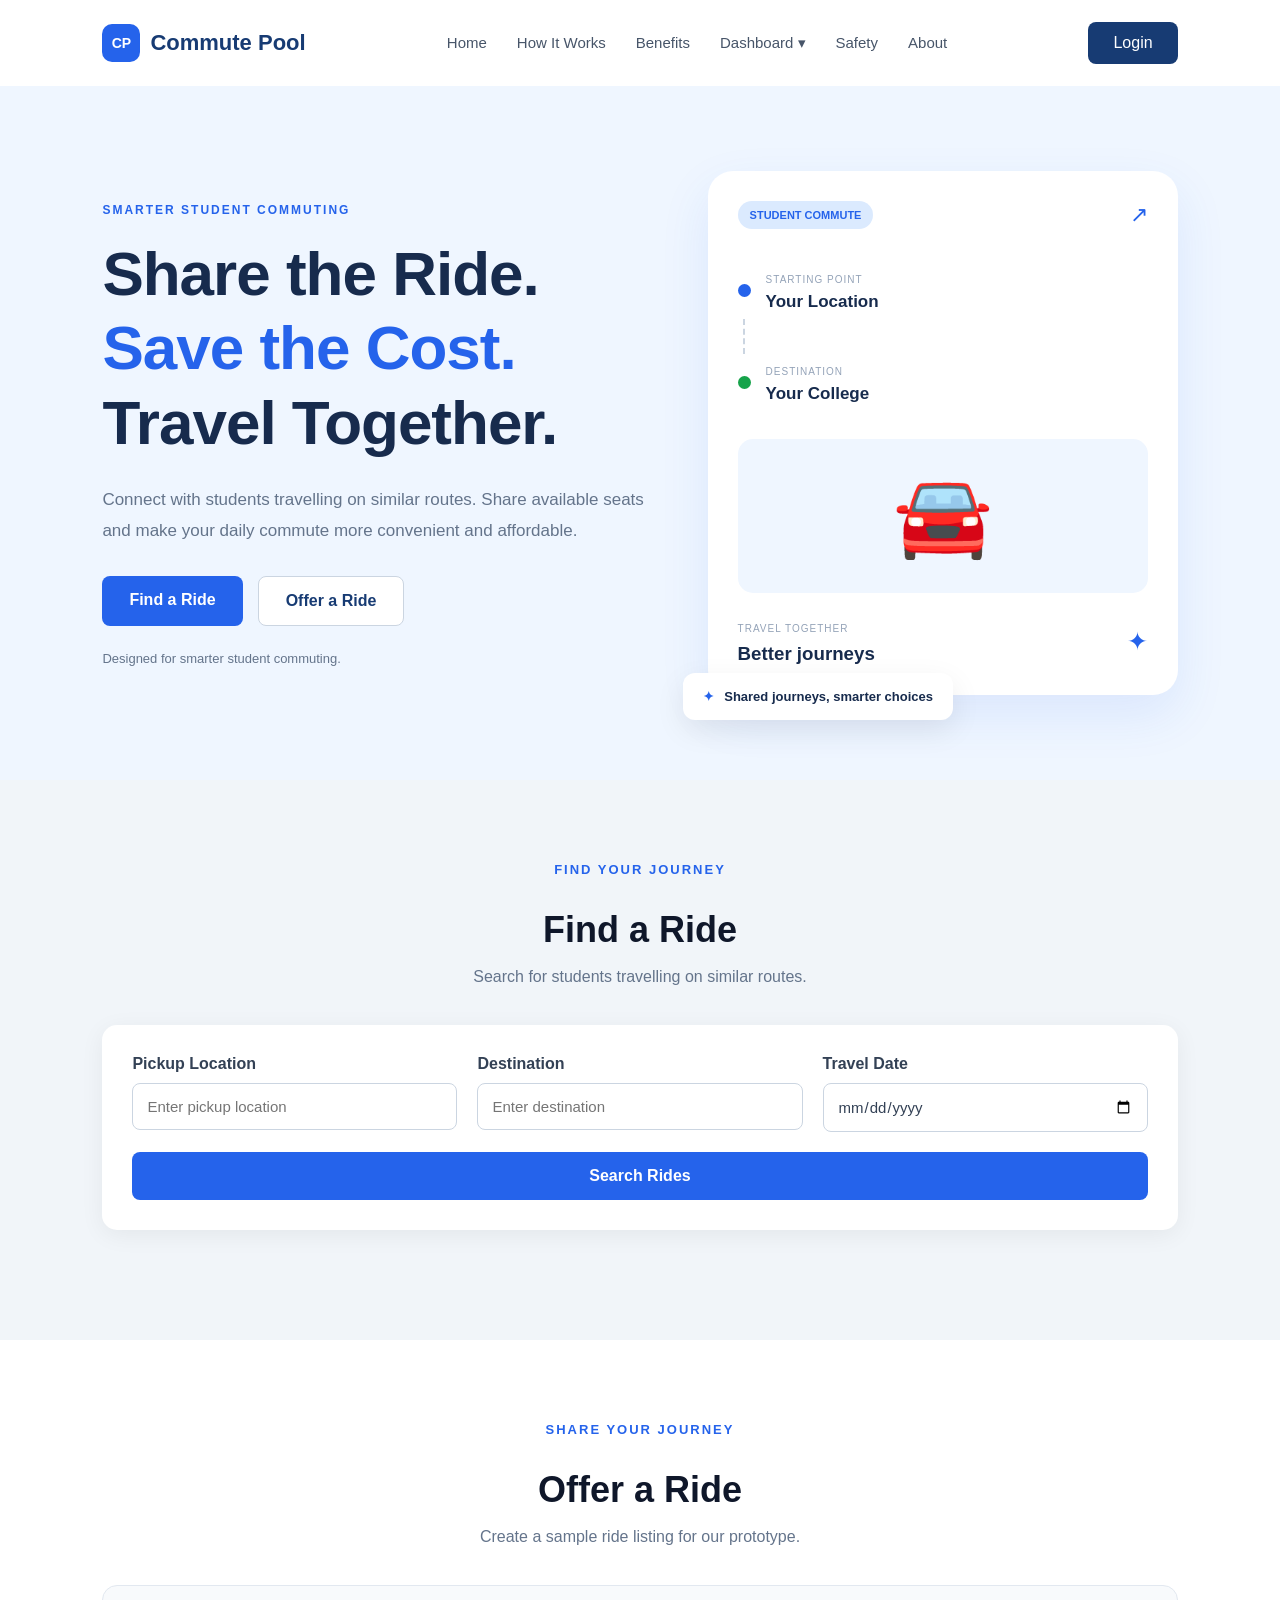
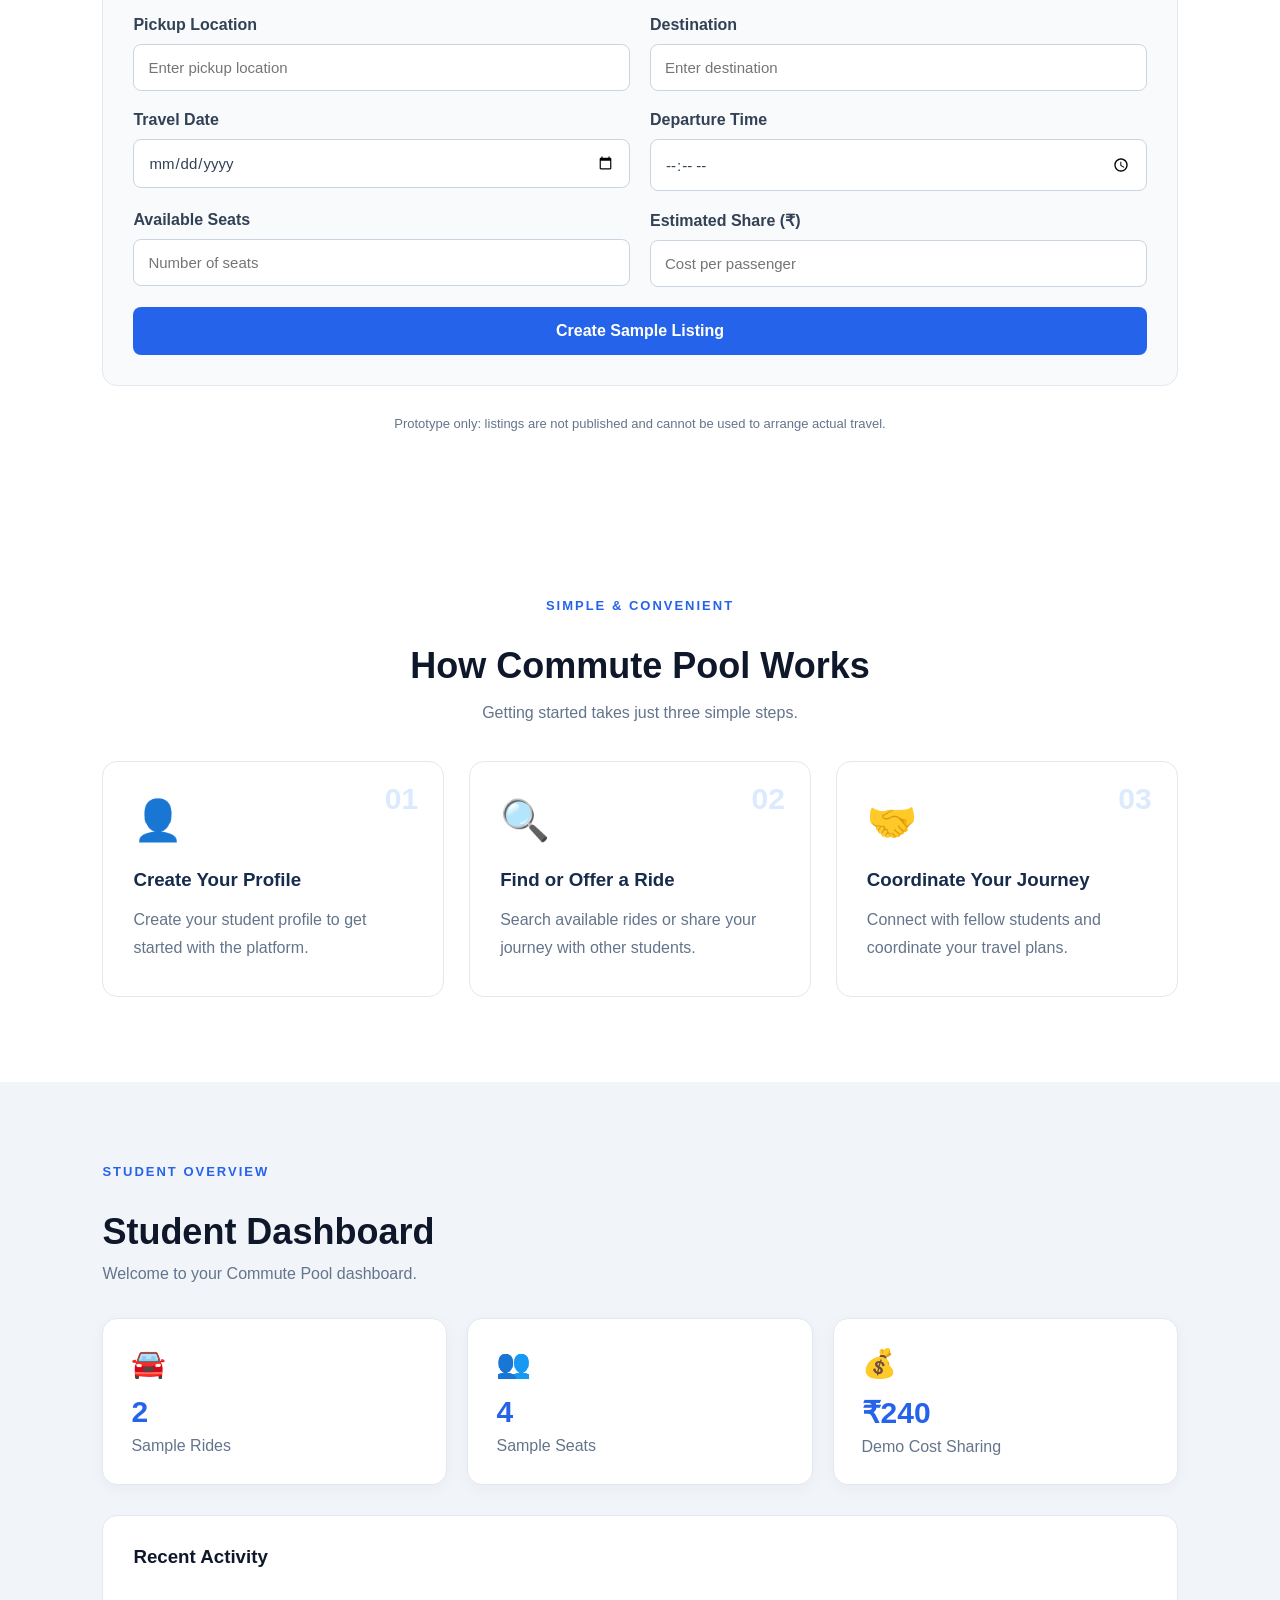
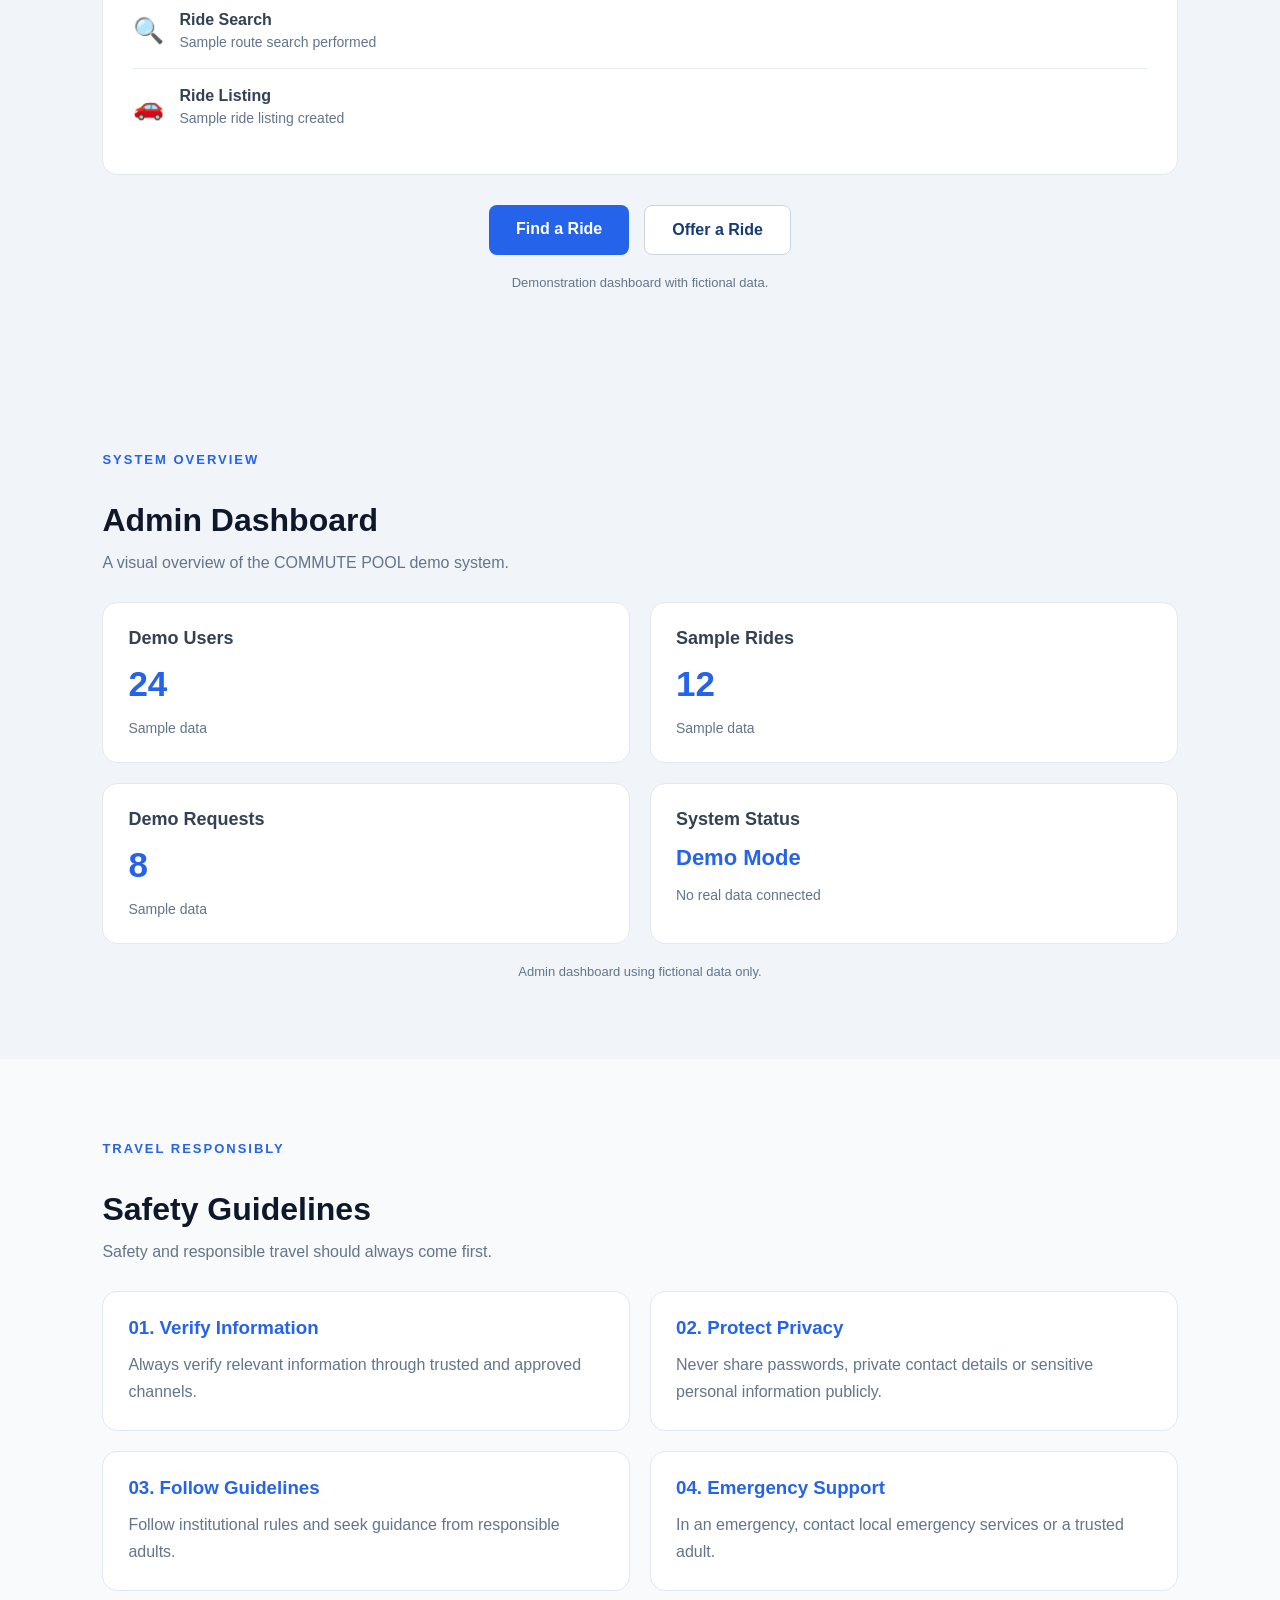
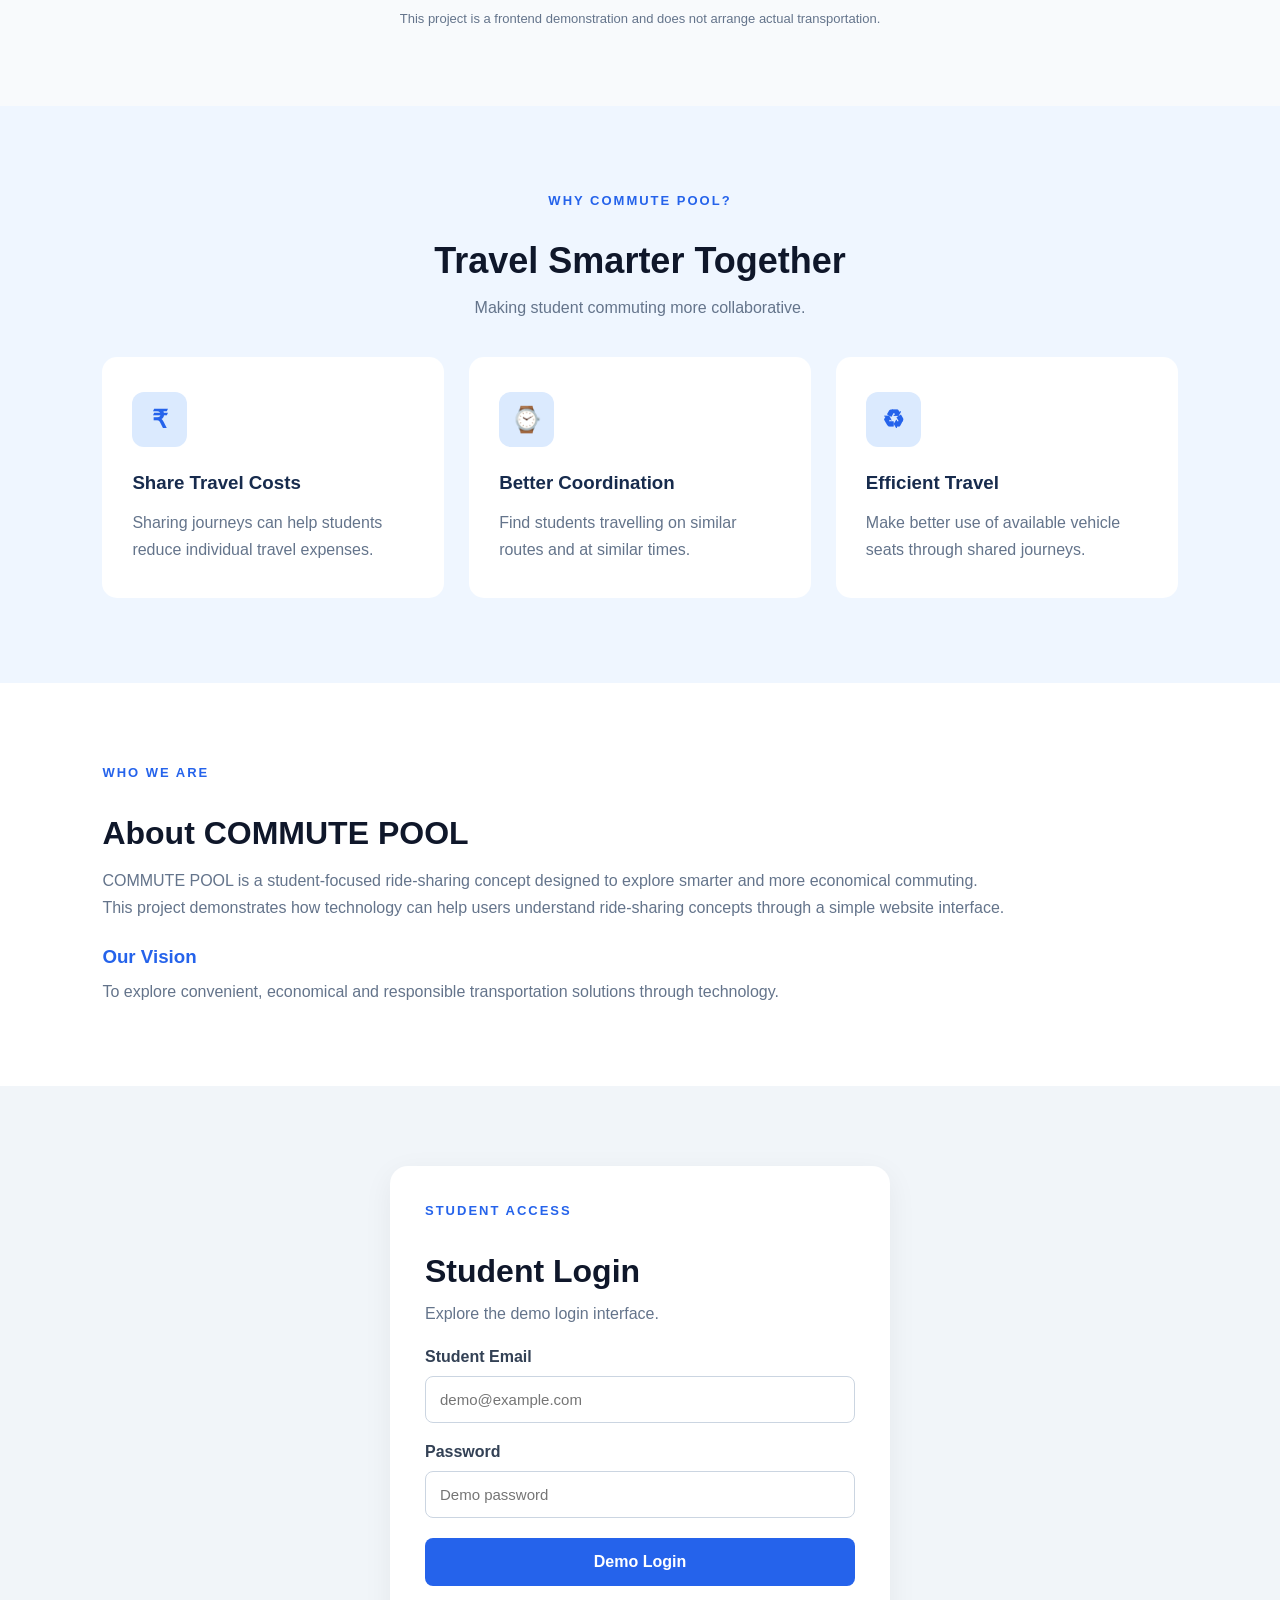
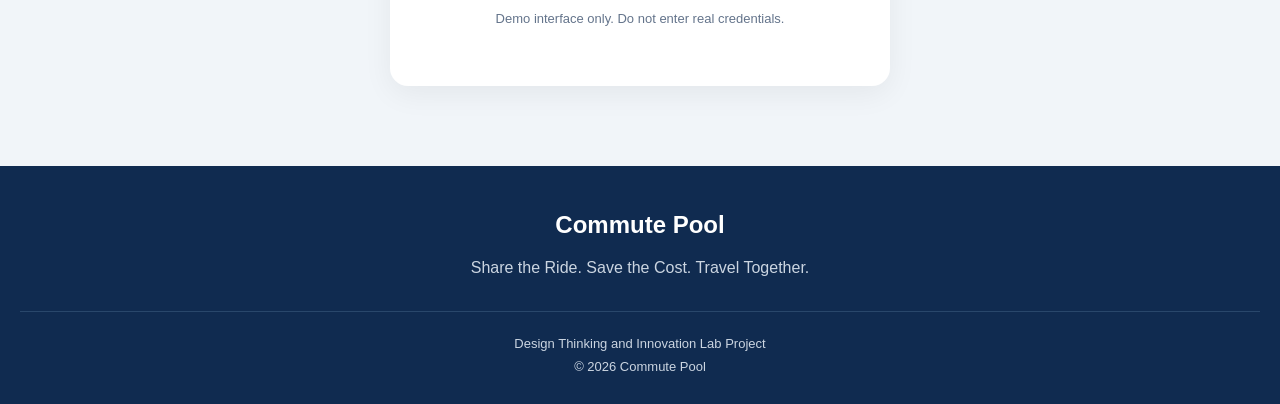
<file: index.html>
<!DOCTYPE html>
<html lang="en">

<head>
    <meta charset="UTF-8">
    <meta name="viewport" content="width=device-width, initial-scale=1.0">

    <title>Commute Pool | Student Ride Sharing</title>

    <link rel="stylesheet" href="commute_pool.css">
</head>

<body>

    <!-- Navbar -->
    <header class="navbar">
        <a href="#home" class="logo">
            <span class="logo-icon">CP</span>
            Commute Pool
        </a>

        <nav>
            <ul class="nav-links">
                <li><a href="#home">Home</a></li>
                <li><a href="#how-it-works">How It Works</a></li>
                <li><a href="#benefits">Benefits</a></li>
                <li class="dropdown">
                    <a href="javascript:void(0)" class="dropdown-toggle">
                        Dashboard ▾
                    </a>

                    <ul class="dropdown-menu">
                        <li><a href="#dashboard">Student Dashboard</a></li>
                        <li><a href="#admin-dashboard">Admin Dashboard</a></li>
                    </ul>
                </li>
                <li><a href="#safety">Safety</a></li>
                <li><a href="#about">About</a></li>
            </ul>
        </nav>

        <a href="#login" class="nav-login login-btn">Login</a>
    </header>


    <!-- Hero Section -->
    <section class="hero" id="home">

        <div class="hero-content">

            <span class="hero-label">SMARTER STUDENT COMMUTING</span>

            <h1>
                Share the Ride.<br>
                <span>Save the Cost.</span><br>
                Travel Together.
            </h1>

            <p class="hero-description">
                Connect with students travelling on similar routes.
                Share available seats and make your daily commute
                more convenient and affordable.
            </p>

            <div class="hero-buttons">
                <a href="#find-ride" class="btn-primary">Find a Ride</a>
                <a href="#offer-ride" class="btn-secondary">Offer a Ride</a>
            </div>

            <div class="hero-note">
                Designed for smarter student commuting.
            </div>

        </div>

        <div class="hero-visual">

            <div class="travel-card">

                <div class="travel-top">
                    <span class="travel-tag">STUDENT COMMUTE</span>
                    <span class="travel-symbol">↗</span>
                </div>

                <div class="route">
                    <div class="route-point">
                        <span class="dot dot-blue"></span>
                        <div>
                            <small>STARTING POINT</small>
                            <h3>Your Location</h3>
                        </div>
                    </div>

                    <div class="route-line"></div>

                    <div class="route-point">
                        <span class="dot dot-green"></span>
                        <div>
                            <small>DESTINATION</small>
                            <h3>Your College</h3>
                        </div>
                    </div>
                </div>

                <div class="car-illustration">
                    🚘
                </div>

                <div class="travel-bottom">
                    <div>
                        <small>TRAVEL TOGETHER</small>
                        <h3>Better journeys</h3>
                    </div>
                    <span class="bottom-icon">✦</span>
                </div>

            </div>

            <div class="floating-card">
                <span>✦</span>
                Shared journeys, smarter choices
            </div>

        </div>

    </section>


    <!-- Find a Ride Section -->
    <section class="find-ride-section" id="find-ride">

        <div class="find-ride-container">

            <div class="section-heading">
                <span class="section-label">FIND YOUR JOURNEY</span>
                <h2>Find a Ride</h2>
                <p>Search for students travelling on similar routes.</p>
            </div>

            <form id="ride-search-form" class="ride-search-form">

                <div class="form-group">
                    <label for="pickup">Pickup Location</label>
                    <input type="text" id="pickup" placeholder="Enter pickup location" required>
                </div>

                <div class="form-group">
                    <label for="destination">Destination</label>
                    <input type="text" id="destination" placeholder="Enter destination" required>
                </div>

                <div class="form-group">
                    <label for="travel-date">Travel Date</label>
                    <input type="date" id="travel-date" required>
                </div>

                <button type="submit" class="search-btn">
                    Search Rides
                </button>

            </form>

            <div id="ride-results" class="ride-results"></div>

        </div>

    </section>


    <!-- Offer a Ride Section -->
    <section class="offer-ride-section" id="offer-ride">

        <div class="find-ride-container">

            <div class="section-heading">
                <span class="section-label">SHARE YOUR JOURNEY</span>
                <h2>Offer a Ride</h2>
                <p>Create a sample ride listing for our prototype.</p>
            </div>

            <form id="offer-ride-form" class="offer-ride-form">

                <div class="form-group">
                    <label for="offer-pickup">Pickup Location</label>
                    <input type="text" id="offer-pickup" placeholder="Enter pickup location" required>
                </div>

                <div class="form-group">
                    <label for="offer-destination">Destination</label>
                    <input type="text" id="offer-destination" placeholder="Enter destination" required>
                </div>

                <div class="form-group">
                    <label for="offer-date">Travel Date</label>
                    <input type="date" id="offer-date" required>
                </div>

                <div class="form-group">
                    <label for="offer-time">Departure Time</label>
                    <input type="time" id="offer-time" required>
                </div>

                <div class="form-group">
                    <label for="offer-seats">Available Seats</label>
                    <input type="number" id="offer-seats" min="1" max="6" placeholder="Number of seats" required>
                </div>

                <div class="form-group">
                    <label for="offer-fare">Estimated Share (₹)</label>
                    <input type="number" id="offer-fare" min="1" placeholder="Cost per passenger" required>
                </div>

                <button type="submit" class="search-btn">
                    Create Sample Listing
                </button>

            </form>

            <div id="offer-ride-results" class="ride-results"></div>

            <p class="prototype-note">
                Prototype only: listings are not published and cannot be used to arrange actual travel.
            </p>

        </div>

    </section>

    <section class="how-section" id="how-it-works">

        <div class="section-heading">
            <span class="section-label">SIMPLE & CONVENIENT</span>
            <h2>How Commute Pool Works</h2>
            <p>Getting started takes just three simple steps.</p>
        </div>

        <div class="steps-container">

            <div class="step-card">
                <div class="step-number">01</div>
                <div class="step-icon">👤</div>
                <h3>Create Your Profile</h3>
                <p>
                    Create your student profile to get started
                    with the platform.
                </p>
            </div>

            <div class="step-card">
                <div class="step-number">02</div>
                <div class="step-icon">🔍</div>
                <h3>Find or Offer a Ride</h3>
                <p>
                    Search available rides or share your
                    journey with other students.
                </p>
            </div>

            <div class="step-card">
                <div class="step-number">03</div>
                <div class="step-icon">🤝</div>
                <h3>Coordinate Your Journey</h3>
                <p>
                    Connect with fellow students and coordinate
                    your travel plans.
                </p>
            </div>

        </div>

    </section>


    <!-- Student Dashboard Section -->
    <section class="dashboard-section" id="dashboard">

        <div class="dashboard-container">

            <div class="dashboard-header">
                <div>
                    <span class="section-label">STUDENT OVERVIEW</span>
                    <h2>Student Dashboard</h2>
                    <p>Welcome to your Commute Pool dashboard.</p>
                </div>
            </div>

            <div class="dashboard-cards">

                <div class="dashboard-card">
                    <div class="dashboard-icon">🚘</div>
                    <h3>2</h3>
                    <p>Sample Rides</p>
                </div>

                <div class="dashboard-card">
                    <div class="dashboard-icon">👥</div>
                    <h3>4</h3>
                    <p>Sample Seats</p>
                </div>

                <div class="dashboard-card">
                    <div class="dashboard-icon">💰</div>
                    <h3>₹240</h3>
                    <p>Demo Cost Sharing</p>
                </div>

            </div>

            <div class="dashboard-activity">

                <h3>Recent Activity</h3>

                <div class="activity-item">
                    <span>🔍</span>
                    <div>
                        <strong>Ride Search</strong>
                        <p>Sample route search performed</p>
                    </div>
                </div>

                <div class="activity-item">
                    <span>🚗</span>
                    <div>
                        <strong>Ride Listing</strong>
                        <p>Sample ride listing created</p>
                    </div>
                </div>

            </div>

            <div class="dashboard-actions">
                <a href="#find-ride" class="btn-primary">Find a Ride</a>
                <a href="#offer-ride" class="btn-secondary">Offer a Ride</a>
            </div>

            <p class="prototype-note">
                Demonstration dashboard with fictional data.
            </p>

        </div>

    </section>

    <!-- Admin Dashboard Section -->
    <section class="admin-section" id="admin-dashboard">
        <span class="section-label">SYSTEM OVERVIEW</span>
        <h2>Admin Dashboard</h2>
        <p class="admin-description">
            A visual overview of the COMMUTE POOL demo system.
        </p>

        <div class="admin-cards">
            <div class="admin-card">
                <h3>Demo Users</h3>
                <p class="admin-number">24</p>
                <span>Sample data</span>
            </div>

            <div class="admin-card">
                <h3>Sample Rides</h3>
                <p class="admin-number">12</p>
                <span>Sample data</span>
            </div>

            <div class="admin-card">
                <h3>Demo Requests</h3>
                <p class="admin-number">8</p>
                <span>Sample data</span>
            </div>

            <div class="admin-card">
                <h3>System Status</h3>
                <p class="admin-status">Demo Mode</p>
                <span>No real data connected</span>
            </div>
        </div>

        <p class="prototype-note">
            Admin dashboard using fictional data only.
        </p>
    </section>

    <!-- Safety Guidelines Section -->
    <section class="safety-section" id="safety">
        <span class="section-label">TRAVEL RESPONSIBLY</span>
        <h2>Safety Guidelines</h2>
        <p class="safety-intro">
            Safety and responsible travel should always come first.
        </p>

        <div class="safety-grid">
            <div class="safety-card">
                <h3>01. Verify Information</h3>
                <p>Always verify relevant information through trusted and approved channels.</p>
            </div>

            <div class="safety-card">
                <h3>02. Protect Privacy</h3>
                <p>Never share passwords, private contact details or sensitive personal information publicly.</p>
            </div>

            <div class="safety-card">
                <h3>03. Follow Guidelines</h3>
                <p>Follow institutional rules and seek guidance from responsible adults.</p>
            </div>

            <div class="safety-card">
                <h3>04. Emergency Support</h3>
                <p>In an emergency, contact local emergency services or a trusted adult.</p>
            </div>
        </div>

        <p class="prototype-note">
            This project is a frontend demonstration and does not arrange actual transportation.
        </p>
    </section>

    <!-- Benefits -->
    <section class="benefits-section" id="benefits">

        <div class="section-heading">
            <span class="section-label">WHY COMMUTE POOL?</span>
            <h2>Travel Smarter Together</h2>
            <p>Making student commuting more collaborative.</p>
        </div>

        <div class="benefits-container">

            <div class="benefit-card">
                <div class="benefit-icon">₹</div>
                <h3>Share Travel Costs</h3>
                <p>
                    Sharing journeys can help students
                    reduce individual travel expenses.
                </p>
            </div>

            <div class="benefit-card">
                <div class="benefit-icon">⌚</div>
                <h3>Better Coordination</h3>
                <p>
                    Find students travelling on similar
                    routes and at similar times.
                </p>
            </div>

            <div class="benefit-card">
                <div class="benefit-icon">♻</div>
                <h3>Efficient Travel</h3>
                <p>
                    Make better use of available vehicle
                    seats through shared journeys.
                </p>
            </div>

        </div>

    </section>


    <!-- About Us Section -->
    <section class="about-section" id="about">

        <span class="section-label">WHO WE ARE</span>
        <h2>About COMMUTE POOL</h2>

        <p>
            COMMUTE POOL is a student-focused ride-sharing concept
            designed to explore smarter and more economical commuting.
        </p>

        <p>
            This project demonstrates how technology can help users
            understand ride-sharing concepts through a simple website interface.
        </p>

        <h3>Our Vision</h3>
        <p>
            To explore convenient, economical and responsible
            transportation solutions through technology.
        </p>

    </section>

    <!-- Demo Login Section -->
    <section class="login-section" id="login">

        <div class="login-container">

            <span class="section-label">STUDENT ACCESS</span>
            <h2>Student Login</h2>
            <p>Explore the demo login interface.</p>

            <form id="demo-login-form"
                onsubmit="event.preventDefault(); document.getElementById('login-message').textContent='Demo only: Authentication is not connected yet.'; return false;">

                <div class="form-group">
                    <label for="demo-email">Student Email</label>
                    <input type="email" id="demo-email" placeholder="demo@example.com" required>
                </div>

                <div class="form-group">
                    <label for="demo-password">Password</label>
                    <input type="password" id="demo-password" placeholder="Demo password" required>
                </div>

                <button type="submit" class="search-btn">
                    Demo Login
                </button>

            </form>

            <p id="login-message"></p>

            <p class="prototype-note">
                Demo interface only. Do not enter real credentials.
            </p>

        </div>

    </section>

    <script src="commute_pool.js"></script>

</body>

</html>

<!-- Footer -->
<footer class="footer">

    <div class="footer-content">
        <h2>Commute Pool</h2>
        <p>Share the Ride. Save the Cost. Travel Together.</p>
    </div>

    <div class="footer-bottom">
        Design Thinking and Innovation Lab Project
        <br>
        © 2026 Commute Pool
    </div>

</footer>


<script src="commute_pool.js"></script>
</body>

</html>
</file>
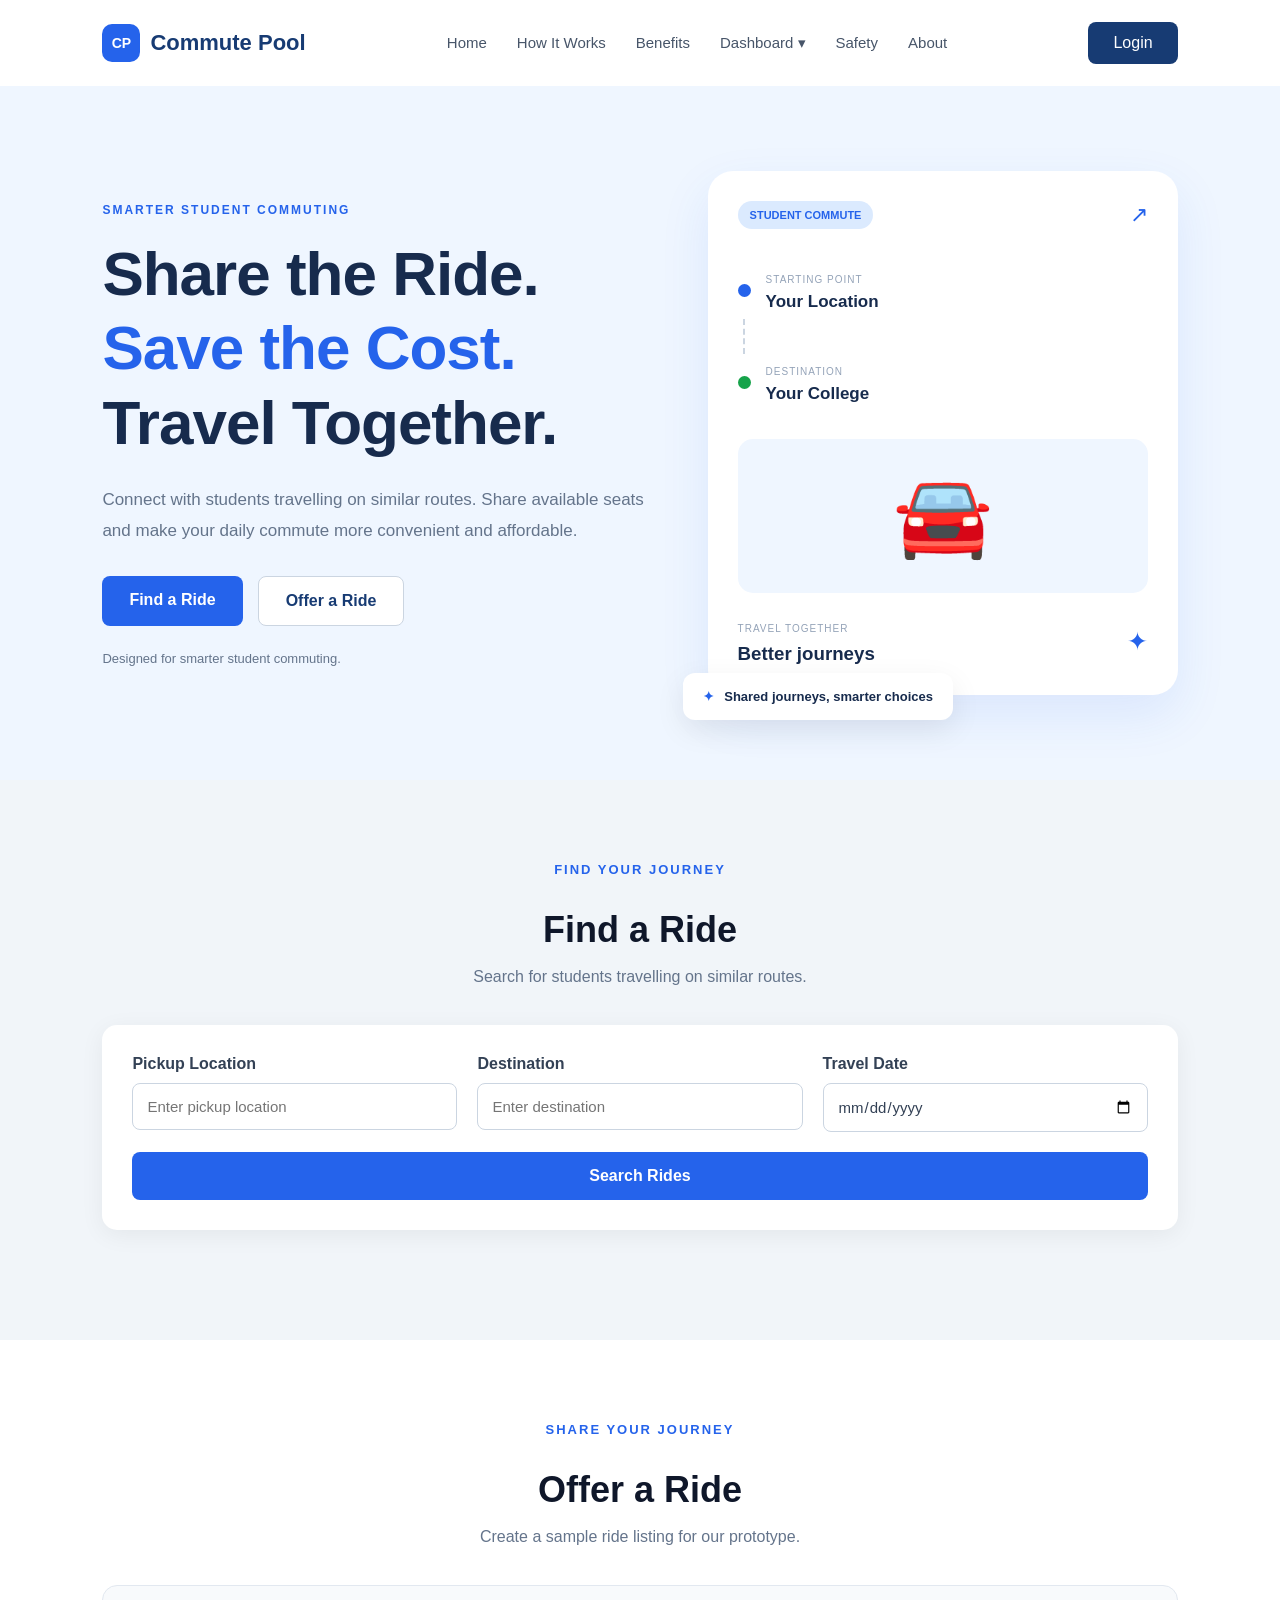
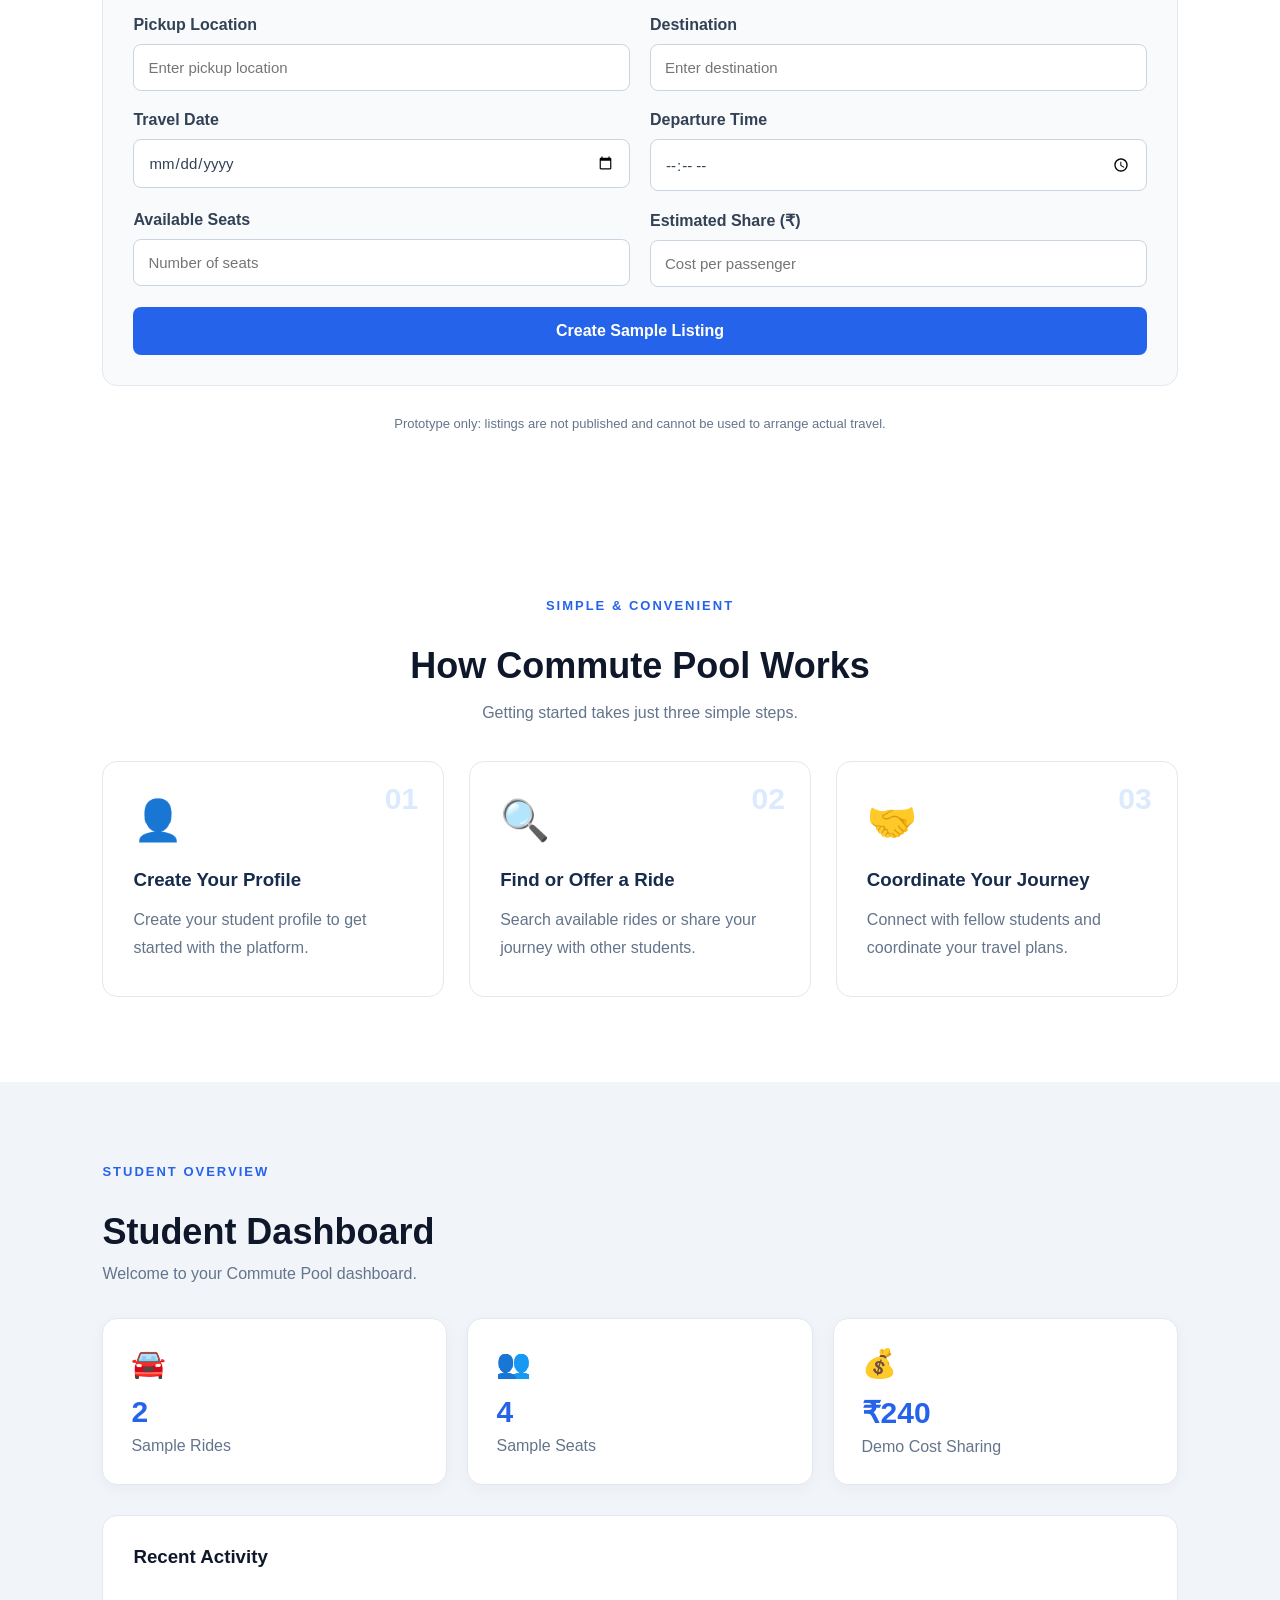
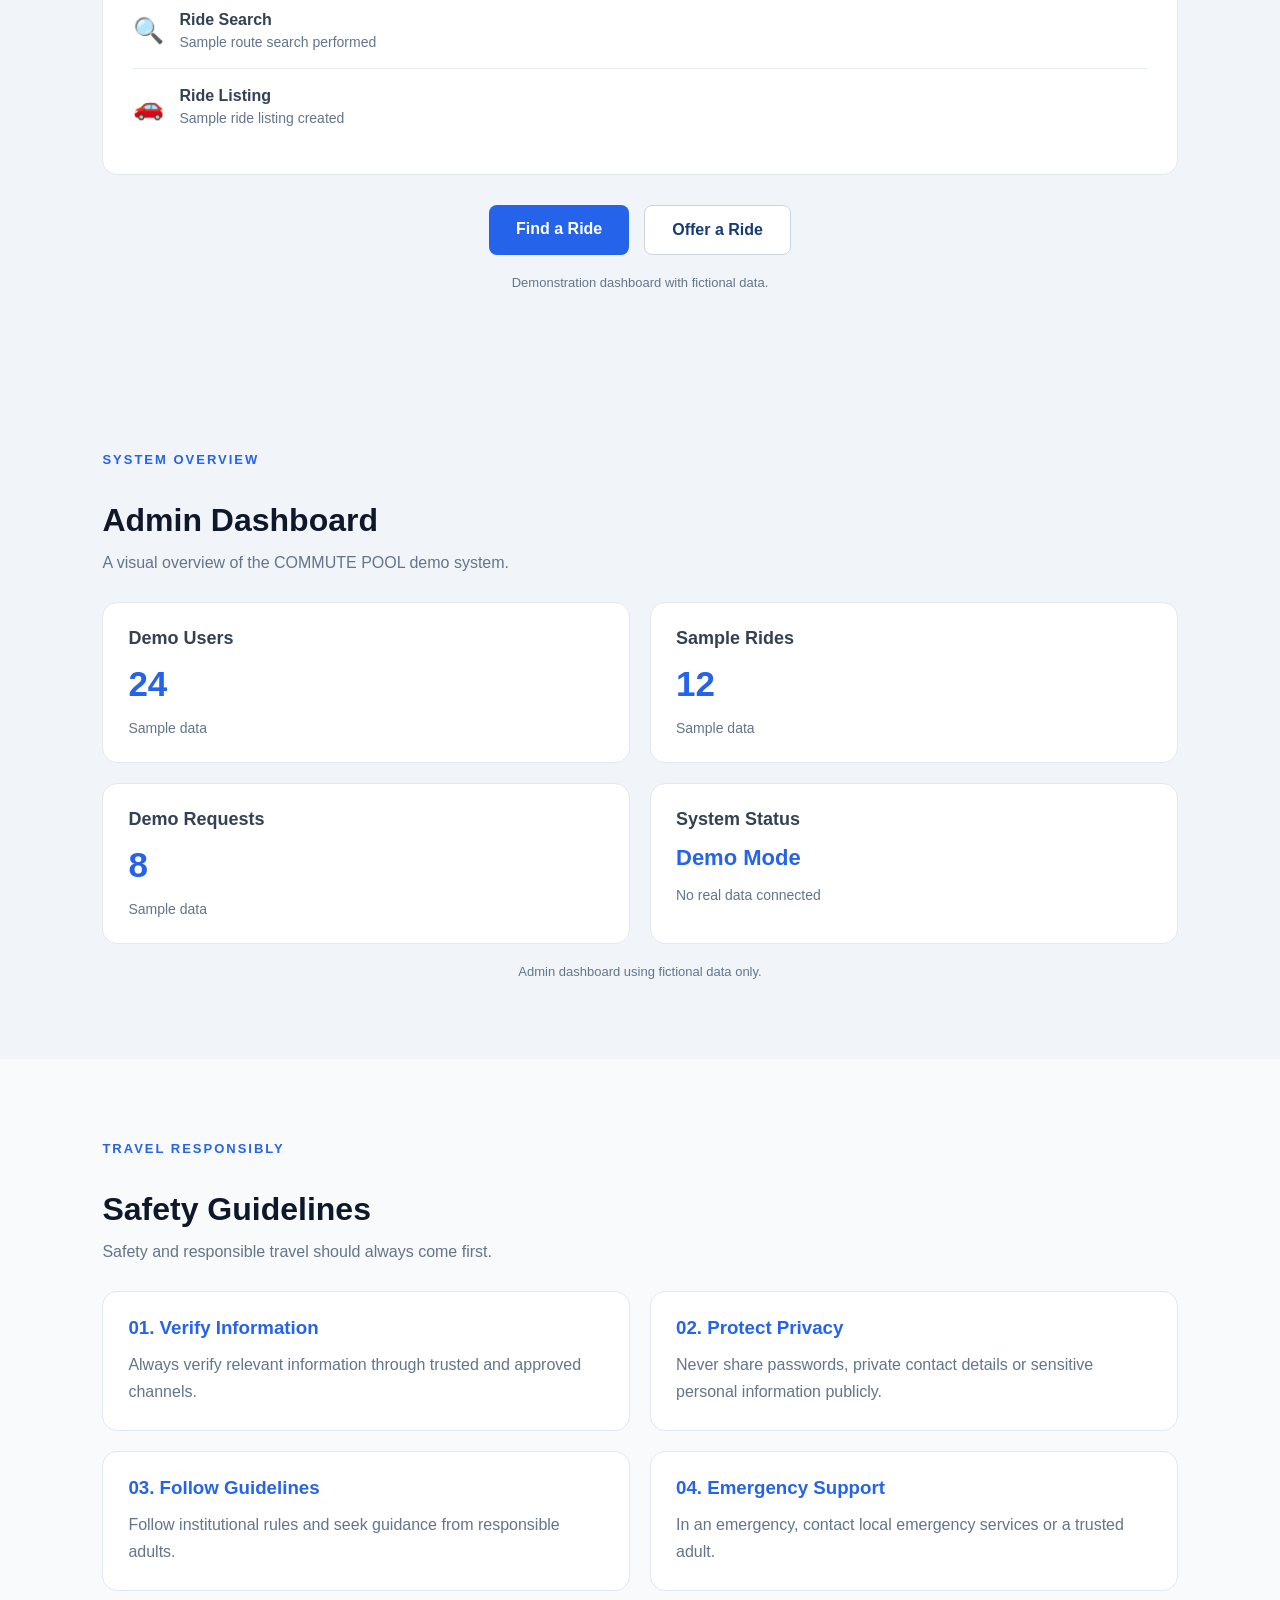
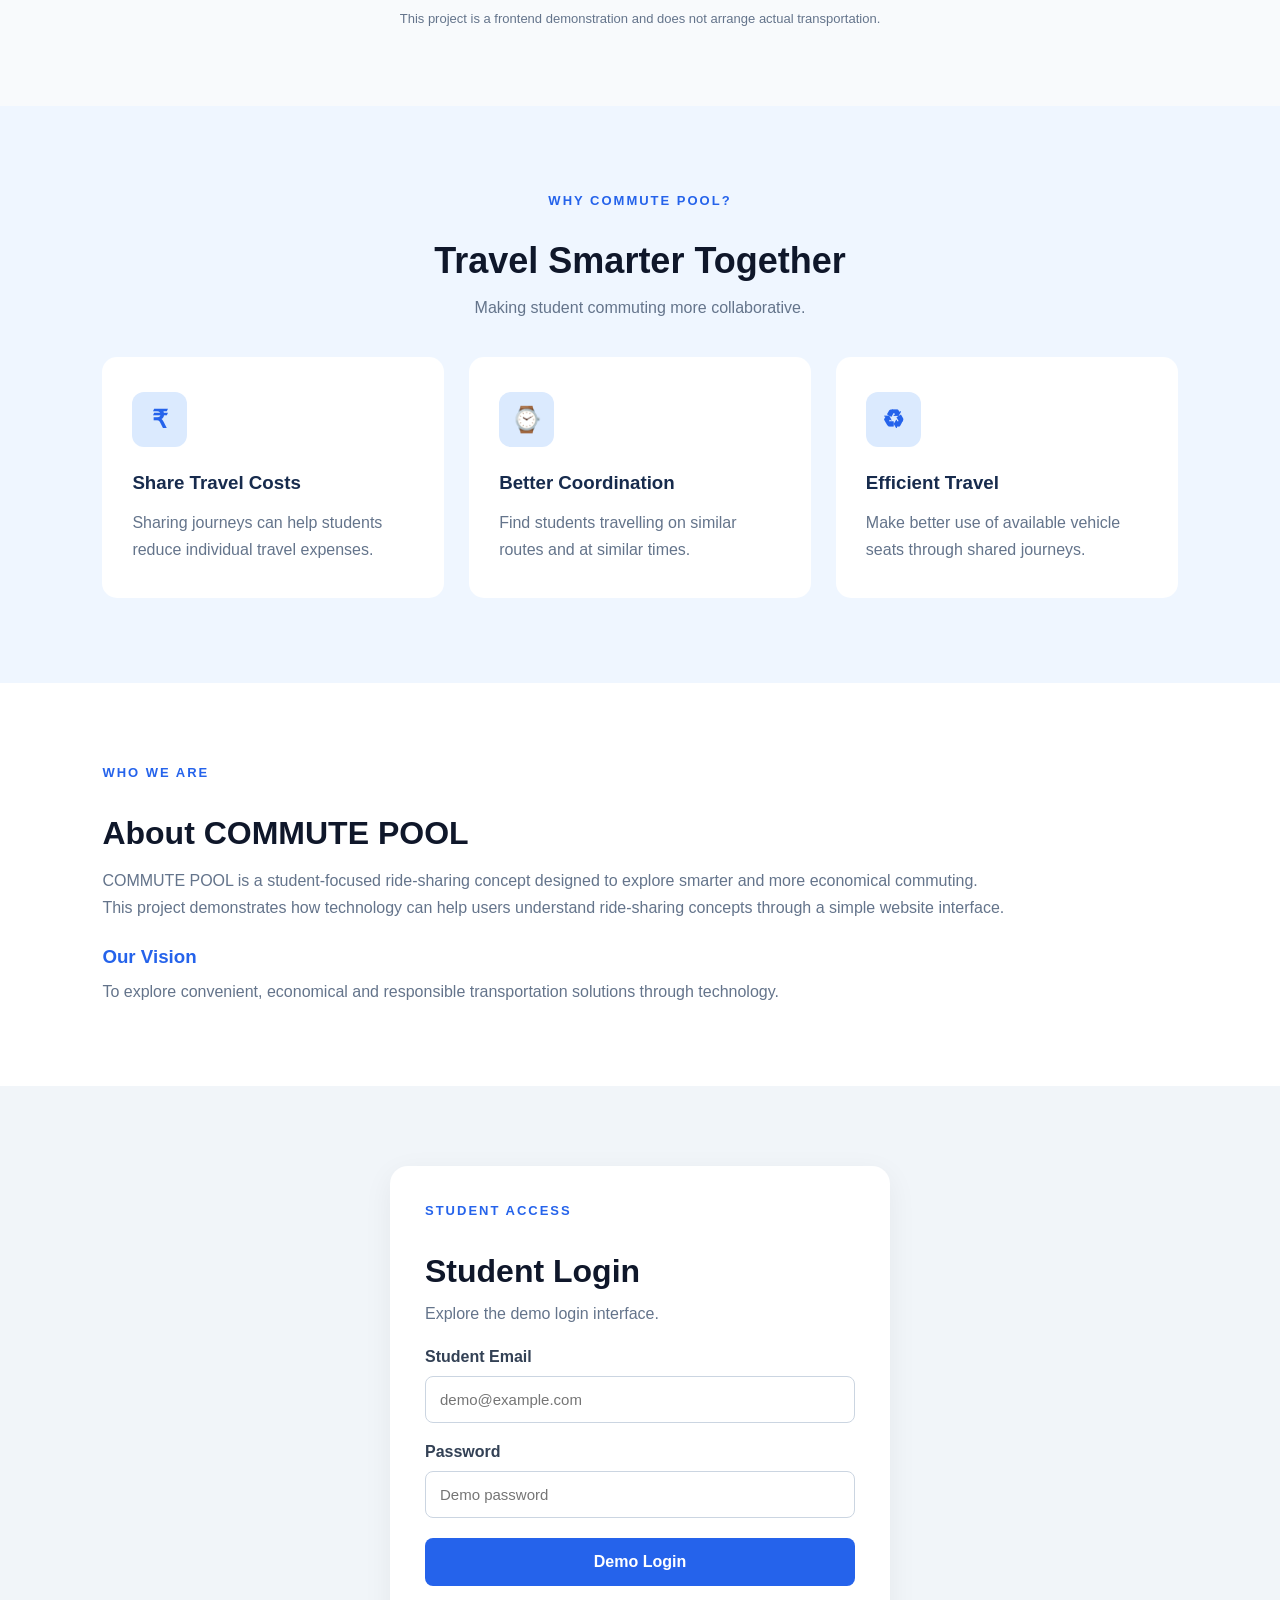
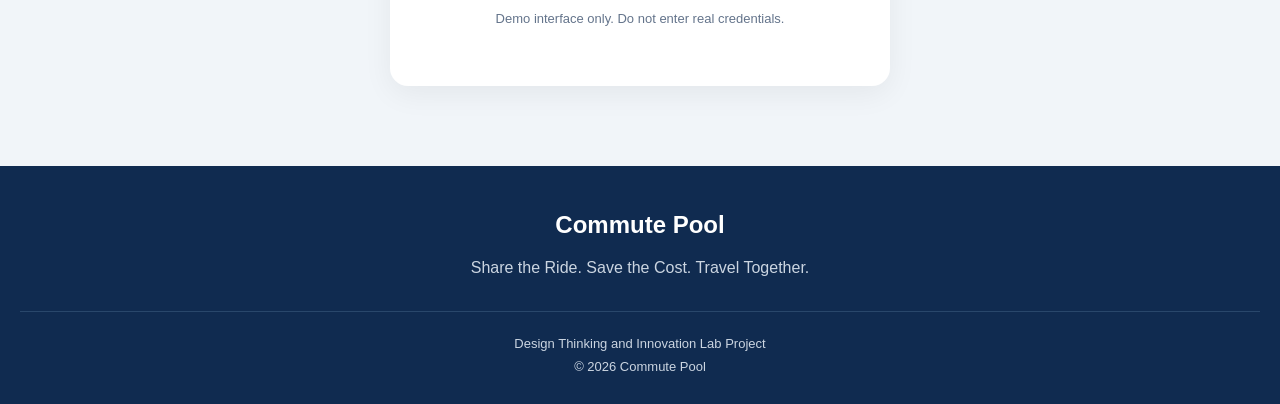
<file: commute_pool.html>
<!DOCTYPE html>
<html lang="en">

<head>
    <meta charset="UTF-8">
    <meta name="viewport" content="width=device-width, initial-scale=1.0">

    <title>Commute Pool | Student Ride Sharing</title>

    <link rel="stylesheet" href="commute_pool.css">
</head>

<body>

    <!-- Navbar -->
    <header class="navbar">
        <a href="#home" class="logo">
            <span class="logo-icon">CP</span>
            Commute Pool
        </a>

        <nav>
            <ul class="nav-links">
                <li><a href="#home">Home</a></li>
                <li><a href="#how-it-works">How It Works</a></li>
                <li><a href="#benefits">Benefits</a></li>
                <li class="dropdown">
                    <a href="javascript:void(0)" class="dropdown-toggle">
                        Dashboard ▾
                    </a>

                    <ul class="dropdown-menu">
                        <li><a href="#dashboard">Student Dashboard</a></li>
                        <li><a href="#admin-dashboard">Admin Dashboard</a></li>
                    </ul>
                </li>
                <li><a href="#safety">Safety</a></li>
                <li><a href="#about">About</a></li>
            </ul>
        </nav>

        <a href="#login" class="nav-login login-btn">Login</a>
    </header>


    <!-- Hero Section -->
    <section class="hero" id="home">

        <div class="hero-content">

            <span class="hero-label">SMARTER STUDENT COMMUTING</span>

            <h1>
                Share the Ride.<br>
                <span>Save the Cost.</span><br>
                Travel Together.
            </h1>

            <p class="hero-description">
                Connect with students travelling on similar routes.
                Share available seats and make your daily commute
                more convenient and affordable.
            </p>

            <div class="hero-buttons">
                <a href="#find-ride" class="btn-primary">Find a Ride</a>
                <a href="#offer-ride" class="btn-secondary">Offer a Ride</a>
            </div>

            <div class="hero-note">
                Designed for smarter student commuting.
            </div>

        </div>

        <div class="hero-visual">

            <div class="travel-card">

                <div class="travel-top">
                    <span class="travel-tag">STUDENT COMMUTE</span>
                    <span class="travel-symbol">↗</span>
                </div>

                <div class="route">
                    <div class="route-point">
                        <span class="dot dot-blue"></span>
                        <div>
                            <small>STARTING POINT</small>
                            <h3>Your Location</h3>
                        </div>
                    </div>

                    <div class="route-line"></div>

                    <div class="route-point">
                        <span class="dot dot-green"></span>
                        <div>
                            <small>DESTINATION</small>
                            <h3>Your College</h3>
                        </div>
                    </div>
                </div>

                <div class="car-illustration">
                    🚘
                </div>

                <div class="travel-bottom">
                    <div>
                        <small>TRAVEL TOGETHER</small>
                        <h3>Better journeys</h3>
                    </div>
                    <span class="bottom-icon">✦</span>
                </div>

            </div>

            <div class="floating-card">
                <span>✦</span>
                Shared journeys, smarter choices
            </div>

        </div>

    </section>


    <!-- Find a Ride Section -->
    <section class="find-ride-section" id="find-ride">

        <div class="find-ride-container">

            <div class="section-heading">
                <span class="section-label">FIND YOUR JOURNEY</span>
                <h2>Find a Ride</h2>
                <p>Search for students travelling on similar routes.</p>
            </div>

            <form id="ride-search-form" class="ride-search-form">

                <div class="form-group">
                    <label for="pickup">Pickup Location</label>
                    <input type="text" id="pickup" placeholder="Enter pickup location" required>
                </div>

                <div class="form-group">
                    <label for="destination">Destination</label>
                    <input type="text" id="destination" placeholder="Enter destination" required>
                </div>

                <div class="form-group">
                    <label for="travel-date">Travel Date</label>
                    <input type="date" id="travel-date" required>
                </div>

                <button type="submit" class="search-btn">
                    Search Rides
                </button>

            </form>

            <div id="ride-results" class="ride-results"></div>

        </div>

    </section>


    <!-- Offer a Ride Section -->
    <section class="offer-ride-section" id="offer-ride">

        <div class="find-ride-container">

            <div class="section-heading">
                <span class="section-label">SHARE YOUR JOURNEY</span>
                <h2>Offer a Ride</h2>
                <p>Create a sample ride listing for our prototype.</p>
            </div>

            <form id="offer-ride-form" class="offer-ride-form">

                <div class="form-group">
                    <label for="offer-pickup">Pickup Location</label>
                    <input type="text" id="offer-pickup" placeholder="Enter pickup location" required>
                </div>

                <div class="form-group">
                    <label for="offer-destination">Destination</label>
                    <input type="text" id="offer-destination" placeholder="Enter destination" required>
                </div>

                <div class="form-group">
                    <label for="offer-date">Travel Date</label>
                    <input type="date" id="offer-date" required>
                </div>

                <div class="form-group">
                    <label for="offer-time">Departure Time</label>
                    <input type="time" id="offer-time" required>
                </div>

                <div class="form-group">
                    <label for="offer-seats">Available Seats</label>
                    <input type="number" id="offer-seats" min="1" max="6" placeholder="Number of seats" required>
                </div>

                <div class="form-group">
                    <label for="offer-fare">Estimated Share (₹)</label>
                    <input type="number" id="offer-fare" min="1" placeholder="Cost per passenger" required>
                </div>

                <button type="submit" class="search-btn">
                    Create Sample Listing
                </button>

            </form>

            <div id="offer-ride-results" class="ride-results"></div>

            <p class="prototype-note">
                Prototype only: listings are not published and cannot be used to arrange actual travel.
            </p>

        </div>

    </section>

    <section class="how-section" id="how-it-works">

        <div class="section-heading">
            <span class="section-label">SIMPLE & CONVENIENT</span>
            <h2>How Commute Pool Works</h2>
            <p>Getting started takes just three simple steps.</p>
        </div>

        <div class="steps-container">

            <div class="step-card">
                <div class="step-number">01</div>
                <div class="step-icon">👤</div>
                <h3>Create Your Profile</h3>
                <p>
                    Create your student profile to get started
                    with the platform.
                </p>
            </div>

            <div class="step-card">
                <div class="step-number">02</div>
                <div class="step-icon">🔍</div>
                <h3>Find or Offer a Ride</h3>
                <p>
                    Search available rides or share your
                    journey with other students.
                </p>
            </div>

            <div class="step-card">
                <div class="step-number">03</div>
                <div class="step-icon">🤝</div>
                <h3>Coordinate Your Journey</h3>
                <p>
                    Connect with fellow students and coordinate
                    your travel plans.
                </p>
            </div>

        </div>

    </section>


    <!-- Student Dashboard Section -->
    <section class="dashboard-section" id="dashboard">

        <div class="dashboard-container">

            <div class="dashboard-header">
                <div>
                    <span class="section-label">STUDENT OVERVIEW</span>
                    <h2>Student Dashboard</h2>
                    <p>Welcome to your Commute Pool dashboard.</p>
                </div>
            </div>

            <div class="dashboard-cards">

                <div class="dashboard-card">
                    <div class="dashboard-icon">🚘</div>
                    <h3>2</h3>
                    <p>Sample Rides</p>
                </div>

                <div class="dashboard-card">
                    <div class="dashboard-icon">👥</div>
                    <h3>4</h3>
                    <p>Sample Seats</p>
                </div>

                <div class="dashboard-card">
                    <div class="dashboard-icon">💰</div>
                    <h3>₹240</h3>
                    <p>Demo Cost Sharing</p>
                </div>

            </div>

            <div class="dashboard-activity">

                <h3>Recent Activity</h3>

                <div class="activity-item">
                    <span>🔍</span>
                    <div>
                        <strong>Ride Search</strong>
                        <p>Sample route search performed</p>
                    </div>
                </div>

                <div class="activity-item">
                    <span>🚗</span>
                    <div>
                        <strong>Ride Listing</strong>
                        <p>Sample ride listing created</p>
                    </div>
                </div>

            </div>

            <div class="dashboard-actions">
                <a href="#find-ride" class="btn-primary">Find a Ride</a>
                <a href="#offer-ride" class="btn-secondary">Offer a Ride</a>
            </div>

            <p class="prototype-note">
                Demonstration dashboard with fictional data.
            </p>

        </div>

    </section>

    <!-- Admin Dashboard Section -->
    <section class="admin-section" id="admin-dashboard">
        <span class="section-label">SYSTEM OVERVIEW</span>
        <h2>Admin Dashboard</h2>
        <p class="admin-description">
            A visual overview of the COMMUTE POOL demo system.
        </p>

        <div class="admin-cards">
            <div class="admin-card">
                <h3>Demo Users</h3>
                <p class="admin-number">24</p>
                <span>Sample data</span>
            </div>

            <div class="admin-card">
                <h3>Sample Rides</h3>
                <p class="admin-number">12</p>
                <span>Sample data</span>
            </div>

            <div class="admin-card">
                <h3>Demo Requests</h3>
                <p class="admin-number">8</p>
                <span>Sample data</span>
            </div>

            <div class="admin-card">
                <h3>System Status</h3>
                <p class="admin-status">Demo Mode</p>
                <span>No real data connected</span>
            </div>
        </div>

        <p class="prototype-note">
            Admin dashboard using fictional data only.
        </p>
    </section>

    <!-- Safety Guidelines Section -->
    <section class="safety-section" id="safety">
        <span class="section-label">TRAVEL RESPONSIBLY</span>
        <h2>Safety Guidelines</h2>
        <p class="safety-intro">
            Safety and responsible travel should always come first.
        </p>

        <div class="safety-grid">
            <div class="safety-card">
                <h3>01. Verify Information</h3>
                <p>Always verify relevant information through trusted and approved channels.</p>
            </div>

            <div class="safety-card">
                <h3>02. Protect Privacy</h3>
                <p>Never share passwords, private contact details or sensitive personal information publicly.</p>
            </div>

            <div class="safety-card">
                <h3>03. Follow Guidelines</h3>
                <p>Follow institutional rules and seek guidance from responsible adults.</p>
            </div>

            <div class="safety-card">
                <h3>04. Emergency Support</h3>
                <p>In an emergency, contact local emergency services or a trusted adult.</p>
            </div>
        </div>

        <p class="prototype-note">
            This project is a frontend demonstration and does not arrange actual transportation.
        </p>
    </section>

    <!-- Benefits -->
    <section class="benefits-section" id="benefits">

        <div class="section-heading">
            <span class="section-label">WHY COMMUTE POOL?</span>
            <h2>Travel Smarter Together</h2>
            <p>Making student commuting more collaborative.</p>
        </div>

        <div class="benefits-container">

            <div class="benefit-card">
                <div class="benefit-icon">₹</div>
                <h3>Share Travel Costs</h3>
                <p>
                    Sharing journeys can help students
                    reduce individual travel expenses.
                </p>
            </div>

            <div class="benefit-card">
                <div class="benefit-icon">⌚</div>
                <h3>Better Coordination</h3>
                <p>
                    Find students travelling on similar
                    routes and at similar times.
                </p>
            </div>

            <div class="benefit-card">
                <div class="benefit-icon">♻</div>
                <h3>Efficient Travel</h3>
                <p>
                    Make better use of available vehicle
                    seats through shared journeys.
                </p>
            </div>

        </div>

    </section>


    <!-- About Us Section -->
    <section class="about-section" id="about">

        <span class="section-label">WHO WE ARE</span>
        <h2>About COMMUTE POOL</h2>

        <p>
            COMMUTE POOL is a student-focused ride-sharing concept
            designed to explore smarter and more economical commuting.
        </p>

        <p>
            This project demonstrates how technology can help users
            understand ride-sharing concepts through a simple website interface.
        </p>

        <h3>Our Vision</h3>
        <p>
            To explore convenient, economical and responsible
            transportation solutions through technology.
        </p>

    </section>

    <!-- Demo Login Section -->
    <section class="login-section" id="login">

        <div class="login-container">

            <span class="section-label">STUDENT ACCESS</span>
            <h2>Student Login</h2>
            <p>Explore the demo login interface.</p>

            <form id="demo-login-form"
                onsubmit="event.preventDefault(); document.getElementById('login-message').textContent='Demo only: Authentication is not connected yet.'; return false;">

                <div class="form-group">
                    <label for="demo-email">Student Email</label>
                    <input type="email" id="demo-email" placeholder="demo@example.com" required>
                </div>

                <div class="form-group">
                    <label for="demo-password">Password</label>
                    <input type="password" id="demo-password" placeholder="Demo password" required>
                </div>

                <button type="submit" class="search-btn">
                    Demo Login
                </button>

            </form>

            <p id="login-message"></p>

            <p class="prototype-note">
                Demo interface only. Do not enter real credentials.
            </p>

        </div>

    </section>

    <script src="commute_pool.js"></script>

</body>

</html>

<!-- Footer -->
<footer class="footer">

    <div class="footer-content">
        <h2>Commute Pool</h2>
        <p>Share the Ride. Save the Cost. Travel Together.</p>
    </div>

    <div class="footer-bottom">
        Design Thinking and Innovation Lab Project
        <br>
        © 2026 Commute Pool
    </div>

</footer>


<script src="commute_pool.js"></script>
</body>

</html>
</file>
<file: commute_pool.css>
/* =========================
   GENERAL SETTINGS
========================= */

* {
    margin: 0;
    padding: 0;
    box-sizing: border-box;
}

html {
    scroll-behavior: smooth;
}

body {
    font-family: Arial, Helvetica, sans-serif;
    color: #172b4d;
    background: #ffffff;
}

a {
    text-decoration: none;
}


/* =========================
   NAVBAR
========================= */

.navbar {
    display: flex;
    justify-content: space-between;
    align-items: center;
    padding: 22px 8%;
    background: #ffffff;
}

.logo {
    display: flex;
    align-items: center;
    gap: 10px;
    font-size: 22px;
    font-weight: bold;
    color: #173b73;
}

.logo-icon {
    width: 38px;
    height: 38px;
    display: flex;
    justify-content: center;
    align-items: center;
    background: #2563eb;
    color: white;
    border-radius: 10px;
    font-size: 14px;
}

.nav-links {
    display: flex;
    list-style: none;
    gap: 30px;
}

.nav-links a {
    color: #475569;
    font-size: 15px;
    transition: 0.3s;
}

.nav-links a:hover {
    color: #2563eb;
}

.login-btn {
    background: #173b73;
    color: white;
    padding: 12px 25px;
    border-radius: 8px;
    transition: 0.3s;
}

.login-btn:hover {
    background: #2563eb;
}


/* =========================
   HERO SECTION
========================= */

.hero {
    display: flex;
    align-items: center;
    justify-content: space-between;
    gap: 50px;
    padding: 85px 8%;
    min-height: 600px;
    background: #eff6ff;
}

.hero-content {
    flex: 1;
    max-width: 620px;
}

.hero-label,
.section-label {
    display: inline-block;
    color: #2563eb;
    font-size: 12px;
    font-weight: bold;
    letter-spacing: 2px;
    margin-bottom: 20px;
}

.hero h1 {
    font-size: clamp(38px, 5vw, 62px);
    line-height: 1.2;
    letter-spacing: -1px;
    margin-bottom: 25px;
    color: #172b4d;
}

.hero h1 span {
    color: #2563eb;
}

.hero-description {
    max-width: 550px;
    font-size: 17px;
    line-height: 1.8;
    color: #64748b;
    margin-bottom: 30px;
}

.hero-buttons {
    display: flex;
    gap: 15px;
    flex-wrap: wrap;
}

.btn-primary,
.btn-secondary {
    padding: 15px 27px;
    border-radius: 8px;
    font-weight: bold;
    transition: 0.3s;
}

.btn-primary {
    background: #2563eb;
    color: white;
}

.btn-primary:hover {
    background: #1d4ed8;
    transform: translateY(-2px);
}

.btn-secondary {
    background: white;
    color: #173b73;
    border: 1px solid #cbd5e1;
}

.btn-secondary:hover {
    background: #dbeafe;
}

.hero-note {
    margin-top: 25px;
    font-size: 13px;
    color: #64748b;
}


/* =========================
   HERO VISUAL
========================= */

.hero-visual {
    flex: 1;
    max-width: 470px;
    position: relative;
}

.travel-card {
    background: white;
    border-radius: 25px;
    padding: 30px;
    box-shadow: 0 20px 50px rgba(37, 99, 235, 0.10);
}

.travel-top {
    display: flex;
    justify-content: space-between;
    align-items: center;
}

.travel-tag {
    background: #dbeafe;
    color: #2563eb;
    padding: 8px 12px;
    border-radius: 20px;
    font-size: 11px;
    font-weight: bold;
}

.travel-symbol {
    font-size: 22px;
    color: #2563eb;
}

.route {
    margin-top: 40px;
}

.route-point {
    display: flex;
    align-items: center;
    gap: 15px;
}

.route-point small,
.travel-bottom small {
    font-size: 10px;
    color: #94a3b8;
    letter-spacing: 1px;
}

.route-point h3 {
    margin-top: 5px;
    font-size: 17px;
}

.dot {
    width: 13px;
    height: 13px;
    border-radius: 50%;
    flex-shrink: 0;
}

.dot-blue {
    background: #2563eb;
}

.dot-green {
    background: #16a34a;
}

.route-line {
    height: 35px;
    border-left: 2px dashed #cbd5e1;
    margin: 7px 0 7px 5px;
}

.car-illustration {
    background: #eff6ff;
    border-radius: 15px;
    text-align: center;
    padding: 30px;
    font-size: 80px;
    margin-top: 35px;
}

.travel-bottom {
    display: flex;
    justify-content: space-between;
    align-items: center;
    margin-top: 25px;
}

.travel-bottom h3 {
    margin-top: 7px;
}

.bottom-icon {
    color: #2563eb;
    font-size: 25px;
}

.floating-card {
    position: absolute;
    bottom: -25px;
    left: -25px;
    background: white;
    padding: 16px 20px;
    border-radius: 12px;
    box-shadow: 0 10px 30px rgba(0, 0, 0, 0.08);
    font-size: 13px;
    font-weight: bold;
}

.floating-card span {
    color: #2563eb;
    margin-right: 7px;
}


/* =========================
   SECTION HEADINGS
========================= */

.how-section,
.benefits-section {
    padding: 85px 8%;
}

.section-heading {
    text-align: center;
    margin-bottom: 50px;
}

.section-heading h2 {
    font-size: 36px;
    margin-bottom: 15px;
}

.section-heading p {
    color: #64748b;
    line-height: 1.7;
}


/* =========================
   HOW IT WORKS
========================= */

.steps-container {
    display: grid;
    grid-template-columns: repeat(3, 1fr);
    gap: 25px;
}

.step-card {
    padding: 35px 30px;
    border: 1px solid #e2e8f0;
    border-radius: 15px;
    position: relative;
    transition: 0.3s;
}

.step-card:hover {
    transform: translateY(-5px);
    box-shadow: 0 15px 35px rgba(0, 0, 0, 0.05);
}

.step-number {
    position: absolute;
    top: 20px;
    right: 25px;
    color: #dbeafe;
    font-size: 30px;
    font-weight: bold;
}

.step-icon {
    font-size: 40px;
    margin-bottom: 25px;
}

.step-card h3 {
    margin-bottom: 15px;
}

.step-card p {
    color: #64748b;
    line-height: 1.7;
}


/* =========================
   BENEFITS
========================= */

.benefits-section {
    background: #eff6ff;
}

.benefits-container {
    display: grid;
    grid-template-columns: repeat(3, 1fr);
    gap: 25px;
}

.benefit-card {
    background: white;
    padding: 35px 30px;
    border-radius: 15px;
    transition: 0.3s;
}

.benefit-card:hover {
    transform: translateY(-5px);
    box-shadow: 0 15px 35px rgba(0, 0, 0, 0.05);
}

.benefit-icon {
    width: 55px;
    height: 55px;
    display: flex;
    align-items: center;
    justify-content: center;
    border-radius: 12px;
    background: #dbeafe;
    color: #2563eb;
    font-size: 25px;
    font-weight: bold;
    margin-bottom: 25px;
}

.benefit-card h3 {
    margin-bottom: 15px;
}

.benefit-card p {
    color: #64748b;
    line-height: 1.7;
}


/* =========================
   FOOTER
========================= */

.footer {
    background: #102b50;
    color: white;
    text-align: center;
    padding: 45px 20px 25px;
}

.footer-content h2 {
    margin-bottom: 15px;
}

.footer-content p {
    color: #cbd5e1;
    line-height: 1.7;
}

.footer-bottom {
    border-top: 1px solid #29476b;
    margin-top: 30px;
    padding-top: 20px;
    color: #cbd5e1;
    font-size: 13px;
    line-height: 1.8;
}


/* =========================
   RESPONSIVE DESIGN
========================= */

@media (max-width: 900px) {

    .hero {
        flex-direction: column;
        align-items: flex-start;
    }

    .hero-content {
        max-width: 100%;
    }

    .hero-visual {
        width: 100%;
        max-width: 550px;
        margin: 20px auto;
    }

    .steps-container,
    .benefits-container {
        grid-template-columns: 1fr;
    }
}


@media (max-width: 600px) {

    .navbar {
        flex-wrap: wrap;
        gap: 20px;
        padding: 20px 5%;
    }

    .nav-links {
        gap: 15px;
        flex-wrap: wrap;
    }

    .navbar nav {
        order: 3;
        width: 100%;
    }

    .login-btn {
        padding: 10px 18px;
    }

    .hero {
        padding: 50px 5%;
    }

    .hero h1 {
        font-size: 40px;
    }

    .hero-buttons {
        flex-direction: column;
    }

    .hero-buttons a {
        text-align: center;
    }

    .travel-card {
        padding: 22px;
    }

    .floating-card {
        left: 0;
        bottom: -35px;
    }

    .how-section,
    .benefits-section {
        padding: 55px 5%;
    }

    .section-heading h2 {
        font-size: 29px;
    }
}

/* =========================
   FIND A RIDE SECTION
========================= */

.find-ride-section {
    padding: 80px 8%;
    background: #f1f5f9;
}

.find-ride-container {
    max-width: 1100px;
    margin: auto;
}

.section-heading {
    text-align: center;
    margin-bottom: 35px;
}

.section-label {
    color: #2563eb;
    font-size: 13px;
    font-weight: bold;
    letter-spacing: 2px;
}

.section-heading h2 {
    font-size: 36px;
    color: #0f172a;
    margin: 12px 0;
}

.section-heading p {
    color: #64748b;
    font-size: 16px;
}

.ride-search-form {
    display: grid;
    grid-template-columns: repeat(3, 1fr);
    gap: 20px;
    background: white;
    padding: 30px;
    border-radius: 15px;
    box-shadow: 0 5px 25px rgba(0, 0, 0, 0.06);
}

.form-group {
    display: flex;
    flex-direction: column;
    gap: 10px;
}

.form-group label {
    font-weight: 600;
    color: #334155;
}

.form-group input {
    width: 100%;
    box-sizing: border-box;
    padding: 14px;
    border: 1px solid #cbd5e1;
    border-radius: 8px;
    outline: none;
    font-size: 15px;
    font-family: inherit;
    color: #334155;
    background: #ffffff;
    min-width: 0;
}


.form-group input:focus {
    border-color: #2563eb;
    box-shadow: 0 0 0 3px rgba(37, 99, 235, 0.12);
}

.search-btn {
    grid-column: 1 / -1;
    padding: 15px;
    border: none;
    border-radius: 8px;
    background: #2563eb;
    color: white;
    font-size: 16px;
    font-weight: bold;
    cursor: pointer;
    transition: 0.3s;
}

.search-btn:hover {
    background: #1d4ed8;
}

.ride-results {
    margin-top: 30px;
}

.ride-card {
    background: white;
    padding: 25px;
    margin-bottom: 20px;
    border-radius: 12px;
    border: 1px solid #e2e8f0;
    box-shadow: 0 4px 15px rgba(0, 0, 0, 0.04);
}

.ride-card h3 {
    color: #0f172a;
    margin-bottom: 15px;
}

.ride-card p {
    margin: 10px 0;
    color: #475569;
}

.ride-card .ride-price {
    color: #2563eb;
    font-weight: bold;
    font-size: 18px;
}

.no-rides {
    text-align: center;
    background: white;
    padding: 25px;
    border-radius: 12px;
    color: #64748b;
}

@media (max-width: 768px) {

    .ride-search-form {
        grid-template-columns: 1fr;
    }

    .section-heading h2 {
        font-size: 28px;
    }

    .find-ride-section {
        padding: 60px 5%;
    }

}

/* =========================
   OFFER A RIDE SECTION
========================= */

.offer-ride-section {
    padding: 80px 8%;
    background: #ffffff;
}

.offer-ride-form {
    display: grid;
    grid-template-columns: repeat(2, 1fr);
    gap: 20px;
    background: #f8fafc;
    padding: 30px;
    border-radius: 15px;
    border: 1px solid #e2e8f0;
}

.offer-ride-form .search-btn {
    grid-column: 1 / -1;
}

.prototype-note {
    margin-top: 20px;
    text-align: center;
    font-size: 13px;
    color: #64748b;
}

@media (max-width: 768px) {

    .offer-ride-form {
        grid-template-columns: 1fr;
    }

    .offer-ride-section {
        padding: 60px 5%;
    }

}

/* =========================
   OFFER A RIDE SECTION
========================= */

.offer-ride-section {
    padding: 80px 8%;
    background: #ffffff;
}

.offer-ride-form {
    display: grid;
    grid-template-columns: repeat(2, 1fr);
    gap: 20px;
    background: #f8fafc;
    padding: 30px;
    border-radius: 15px;
    border: 1px solid #e2e8f0;
}

.offer-ride-form .search-btn {
    grid-column: 1 / -1;
}

.prototype-note {
    margin-top: 20px;
    text-align: center;
    font-size: 13px;
    color: #64748b;
}

@media (max-width: 768px) {

    .offer-ride-form {
        grid-template-columns: 1fr;
    }

    .offer-ride-section {
        padding: 60px 5%;
    }

}

/* =========================
   STUDENT DASHBOARD
========================= */

.dashboard-section {
    padding: 80px 8%;
    background: #f1f5f9;
}

.dashboard-container {
    max-width: 1100px;
    margin: auto;
}

.dashboard-header {
    margin-bottom: 35px;
}

.dashboard-header h2 {
    font-size: 36px;
    color: #0f172a;
    margin: 12px 0;
}

.dashboard-header p {
    color: #64748b;
}

.dashboard-cards {
    display: grid;
    grid-template-columns: repeat(3, 1fr);
    gap: 20px;
    margin-bottom: 30px;
}

.dashboard-card {
    background: white;
    padding: 28px;
    border-radius: 15px;
    border: 1px solid #e2e8f0;
    box-shadow: 0 4px 15px rgba(0, 0, 0, 0.04);
}

.dashboard-icon {
    font-size: 28px;
    margin-bottom: 15px;
}

.dashboard-card h3 {
    font-size: 30px;
    color: #2563eb;
    margin-bottom: 8px;
}

.dashboard-card p {
    color: #64748b;
}

.dashboard-activity {
    background: white;
    padding: 30px;
    border-radius: 15px;
    border: 1px solid #e2e8f0;
}

.dashboard-activity h3 {
    margin-bottom: 25px;
    color: #0f172a;
}

.activity-item {
    display: flex;
    align-items: center;
    gap: 15px;
    padding: 18px 0;
    border-bottom: 1px solid #e2e8f0;
}

.activity-item:last-child {
    border-bottom: none;
}

.activity-item>span {
    font-size: 25px;
}

.activity-item strong {
    color: #334155;
}

.activity-item p {
    margin-top: 5px;
    font-size: 14px;
    color: #64748b;
}

.dashboard-actions {
    display: flex;
    justify-content: center;
    gap: 15px;
    margin-top: 30px;
    flex-wrap: wrap;
}

.dashboard-actions a {
    text-decoration: none;
}

@media (max-width: 768px) {

    .dashboard-cards {
        grid-template-columns: 1fr;
    }

    .dashboard-section {
        padding: 60px 5%;
    }

    .dashboard-header h2 {
        font-size: 28px;
    }

}

/* =========================
   DEMO LOGIN SECTION
========================= */

.login-section {
    padding: 80px 8%;
    background: #f1f5f9;
}

.login-container {
    max-width: 500px;
    margin: auto;
    background: white;
    padding: 35px;
    border-radius: 18px;
    box-shadow: 0 8px 30px rgba(0, 0, 0, 0.06);
}

.login-container h2 {
    margin: 15px 0;
    color: #0f172a;
    font-size: 32px;
}

.login-container>p {
    color: #64748b;
    margin-bottom: 25px;
}

#demo-login-form {
    display: flex;
    flex-direction: column;
    gap: 20px;
}

#login-message {
    margin-top: 20px;
    font-weight: 600;
    text-align: center;
}

@media (max-width: 768px) {
    .login-section {
        padding: 60px 5%;
    }

    .login-container {
        padding: 25px;
    }
}

/* =================
   ADMIN DASHBOARD
================= */

.admin-section {
    padding: 80px 8%;
    background: #f1f5f9;
}

.admin-section h2 {
    font-size: 32px;
    color: #0f172a;
    margin: 15px 0;
}

.admin-description {
    color: #64748b;
    margin-bottom: 30px;
}

.admin-cards {
    display: grid;
    grid-template-columns: repeat(2, 1fr);
    gap: 20px;
}

.admin-card {
    background: white;
    padding: 25px;
    border-radius: 15px;
    border: 1px solid #e2e8f0;
}

.admin-card h3 {
    color: #334155;
    font-size: 18px;
}

.admin-number {
    font-size: 35px;
    font-weight: bold;
    color: #2563eb;
    margin: 15px 0;
}

.admin-status {
    font-size: 22px;
    font-weight: bold;
    color: #2563eb;
    margin: 15px 0;
}

.admin-card span {
    color: #64748b;
    font-size: 14px;
}

@media(max-width:768px) {
    .admin-section {
        padding: 60px 5%;
    }

    .admin-cards {
        grid-template-columns: 1fr;
    }
}

/* =================
   SAFETY GUIDELINES
================= */

.safety-section {
    padding: 80px 8%;
    background: #f8fafc;
}

.safety-section h2,
.about-section h2 {
    font-size: 32px;
    color: #0f172a;
    margin: 15px 0;
}

.safety-intro {
    color: #64748b;
    margin-bottom: 30px;
}

.safety-grid {
    display: grid;
    grid-template-columns: repeat(2, 1fr);
    gap: 20px;
}

.safety-card {
    background: white;
    padding: 25px;
    border-radius: 15px;
    border: 1px solid #e2e8f0;
}

.safety-card h3 {
    color: #2563eb;
    margin-bottom: 12px;
}

.safety-card p,
.about-section p {
    color: #64748b;
    line-height: 1.7;
}

/* =================
   ABOUT SECTION
================= */

.about-section {
    padding: 80px 8%;
    background: white;
}

.about-section h3 {
    color: #2563eb;
    margin: 25px 0 10px;
}

@media(max-width:768px) {

    .safety-section,
    .about-section {
        padding: 60px 5%;
    }

    .safety-grid {
        grid-template-columns: 1fr;
    }
}

/* =========================
   MOBILE NAVBAR RESPONSIVE
========================= */

@media (max-width: 768px) {

    .navbar {
        display: flex;
        flex-wrap: wrap;
        justify-content: space-between;
        align-items: center;
        gap: 12px;
        padding: 15px 5%;
    }

    .logo {
        font-size: 18px;
    }

    .logo-icon {
        width: 32px;
        height: 32px;
    }

    .navbar nav {
        order: 3;
        width: 100%;
    }

    .nav-links {
        width: 100%;
        display: flex;
        flex-wrap: wrap;
        justify-content: center;
        gap: 8px 10px;
        padding: 0;
        margin: 0;
    }

    .nav-links a {
        font-size: 11px;
        white-space: nowrap;
    }

    .nav-login {
        padding: 9px 15px;
        font-size: 13px;
    }
}

/* DASHBOARD DROPDOWN */

.dropdown {
    position: relative;
}

.dropdown-menu {
    display: none;
    position: absolute;
    top: 100%;
    left: 0;
    min-width: 190px;
    background: #ffffff;
    list-style: none;
    padding: 8px 0;
    margin: 0;
    border-radius: 8px;
    box-shadow: 0 5px 18px rgba(0, 0, 0, 0.12);
    z-index: 1000;
}

.dropdown:hover .dropdown-menu,
.dropdown:focus-within .dropdown-menu {
    display: block;
}

.dropdown-menu li {
    width: 100%;
}

.dropdown-menu a {
    display: block;
    padding: 12px 16px;
    color: #475569;
    font-size: 14px;
    white-space: nowrap;
    text-decoration: none;
}

.dropdown-menu a:hover {
    background: #eff6ff;
    color: #2563eb;
}

/* MOBILE DASHBOARD DROPDOWN */

.dropdown-menu {
    display: none;
}

.dropdown.active .dropdown-menu {
    display: block;
}

@media (max-width: 768px) {
    .dropdown-menu {
        position: static;
        width: 100%;
        box-shadow: none;
        border-radius: 0;
        background: #f8fafc;
    }

    .dropdown-menu a {
        padding-left: 30px;
    }
}

/* MOBILE DROPDOWN FIX */
@media (max-width: 768px) {

    .dropdown:hover .dropdown-menu,
    .dropdown:focus-within .dropdown-menu {
        display: none;
    }

    .dropdown.active .dropdown-menu {
        display: block;
    }

}
</file>
